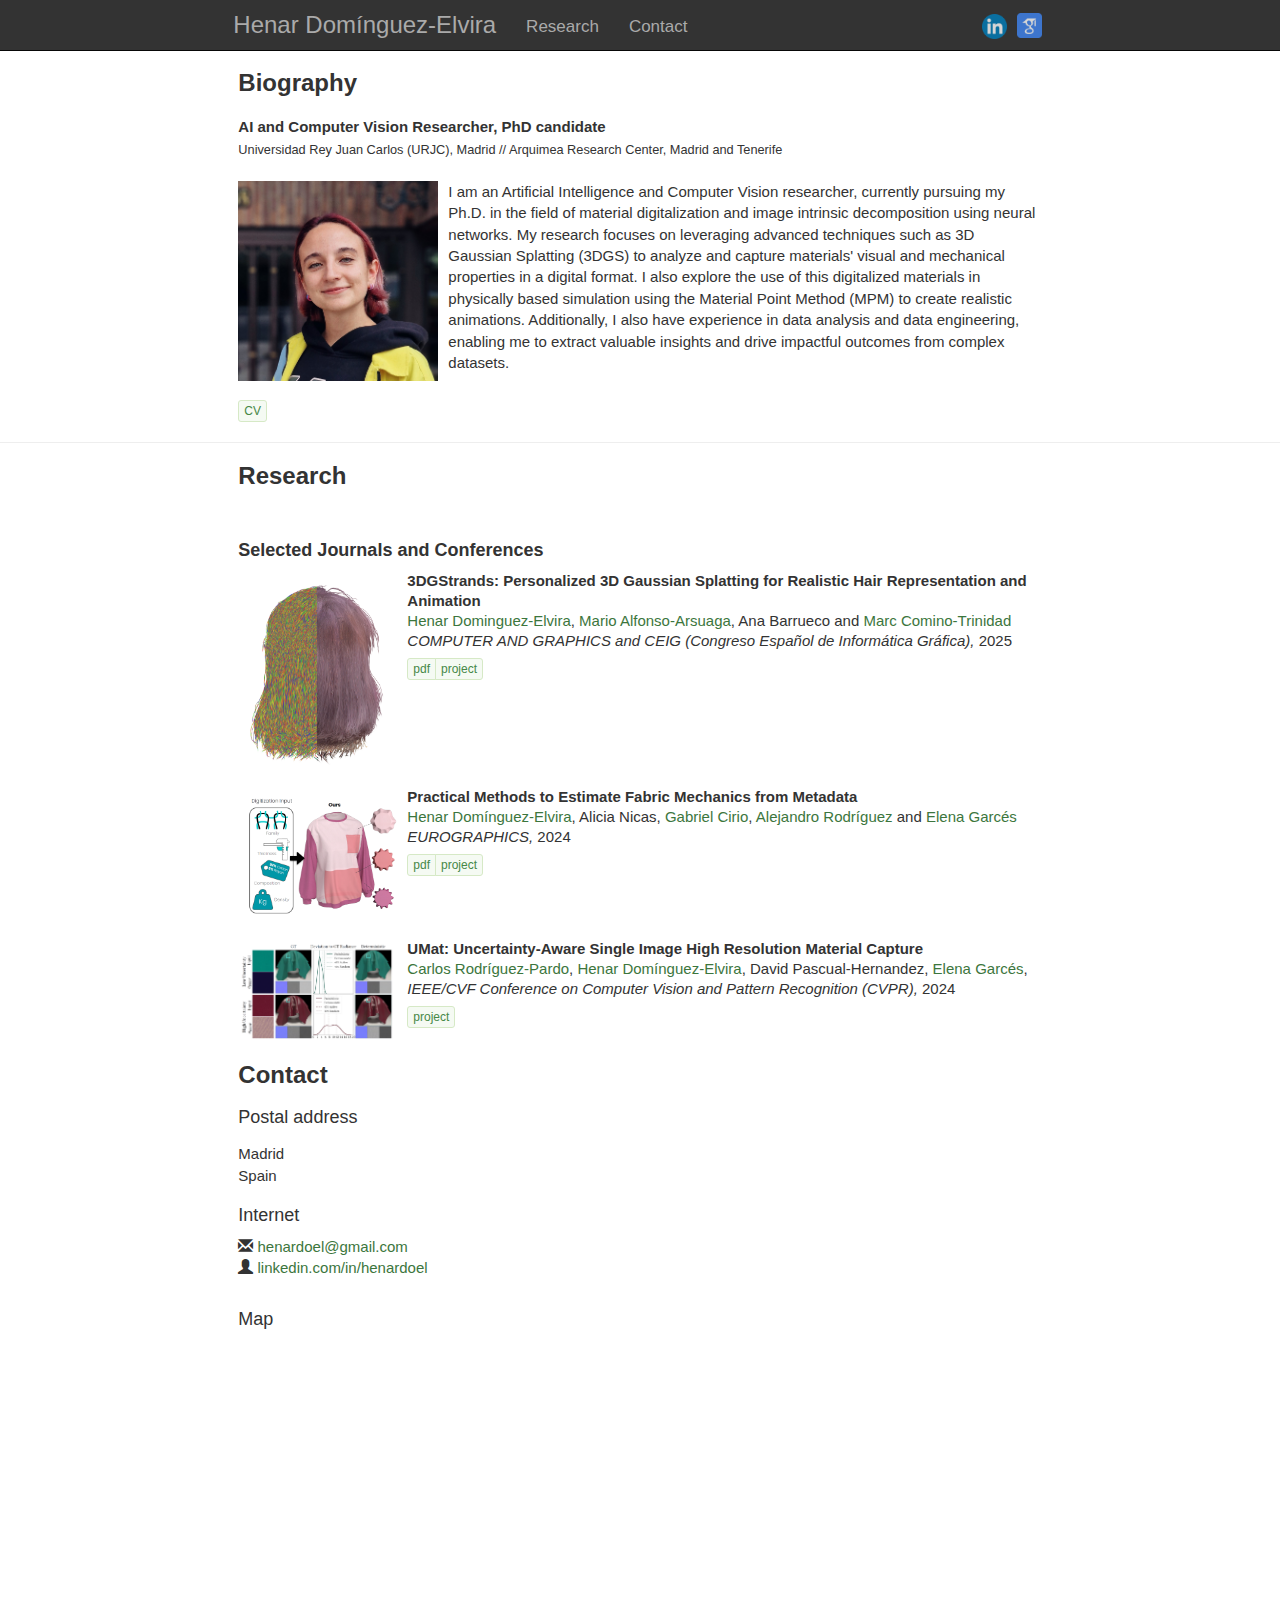
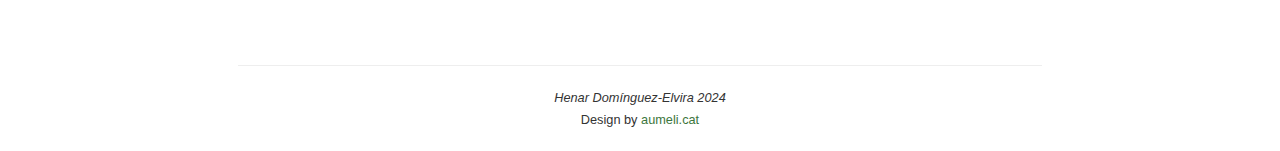
<file: index.html>
<!doctype html>
<script>
  (function(i,s,o,g,r,a,m){i['GoogleAnalyticsObject']=r;i[r]=i[r]||function(){
  (i[r].q=i[r].q||[]).push(arguments)},i[r].l=1*new Date();a=s.createElement(o),
  m=s.getElementsByTagName(o)[0];a.async=1;a.src=g;m.parentNode.insertBefore(a,m)
  })(window,document,'script','//www.google-analytics.com/analytics.js','ga');

  ga('create', 'UA-64375-4', 'auto');
  ga('send', 'pageview');
</script>
<head><meta charset="utf-8">
	<title>Henar Domínguez-Elvira</title>
	<meta name="title" content="Henar Domínguez-Elvira" />
	<meta name="description" content="Henar Domínguez-Elvira" />
	<meta http-equiv="content-type" content="text/html; charset=UTF-8">
	<meta name="viewport" content="initial-scale=1, maximum-scale=1">

	<link rel="shortcut icon" id="favicon" href="imgs/favicon.png"> 
	<meta name="author" content="Henar Domínguez-Elvira">

	<!-- JAVASCRIPT -->	
	<script type="text/javascript" src="javascript/jquery-1.11.1.min.js"></script>
	<script type="text/javascript" src="javascript/bootstrap.min.js"></script>

	<!-- CSS -->
	<link rel="stylesheet" href="css/bootstrap.min.css">
	<link rel="stylesheet" href="css/css.css">

	<!-- Docs Bootstrap: getbootstrap.com -->
</head>

<body id="henar" data-spy="scroll" data-target="#menu" data-offset="70">
	<nav class="navbar navbar-inverse navbar-fixed-top" role="navigation">
		<div class="container-fluid">
			<div class="col-lg-8 col-lg-offset-2 col-md-10 col-md-offset-1 col-sm-12 col-xs-12">
				<div class="navbar-header">
					<button type="button" class="navbar-toggle" data-toggle="collapse" data-target="#menu">
						<span class="sr-only">Toggle navigation</span>
						<span class="icon-bar"></span>
						<span class="icon-bar"></span>
                        <span class="icon-bar"></span>
						<span class="icon-bar"></span>
					</button>
					<a class="navbar-brand" href="#dan">Henar Domínguez-Elvira</a>
				</div>
				<div class="collapse navbar-collapse" id="menu">
					<ul class="nav navbar-nav navbar-left">
						<li><a href="#research">Research</a></li>
						<li><a href="#contact">Contact</a></li>
					</ul>
					<div class="social-icons pull-right">
						<a href="https://www.linkedin.com/in/henardoel/" target="_blank"><img class="nav-social linkedin" src="imgs/linkedin_icon.png" /></a>
						<a href="https://scholar.google.es/citations?user=fruUanwAAAAJ&hl=es&oi=ao" target="_blank"><img class="nav-social" src="imgs/google_schoolar_icon.png" /></a>
					</div>
				</div>
			</div>
		</div>
	</nav>
	<section id="bio">
		<div class="container-fluid">
			<div class="cos col-lg-8 col-lg-offset-2 col-md-10 col-md-offset-1 col-sm-12 col-xs-12" id="top">
				<h3>Biography</h3>
				<p>
					<b>AI and Computer Vision Researcher, PhD candidate</b><br/>
					<small>Universidad Rey Juan Carlos (URJC), Madrid // Arquimea Research Center, Madrid and Tenerife</small><br><br/>
					<img class="imghenar" src="imgs/henar.jpg" />
					I am an Artificial Intelligence and Computer Vision researcher, currently pursuing my Ph.D. in the
					field of material digitalization and image intrinsic decomposition using neural networks. My
					research focuses on leveraging advanced techniques such as 3D Gaussian Splatting (3DGS) to analyze and 
					capture materials' visual and mechanical properties in a digital format. I also explore the use of this 
					digitalized materials in physically based simulation using the Material Point Method (MPM) to create realistic animations.

					Additionally, I also have experience in data analysis and data engineering, enabling me to extract
					valuable insights and drive impactful outcomes from complex datasets.
				</p>
				<span class="btn-group btn-group-xs">
					<a class="btn btn-success" target="_blank" href="files/cv_2025_Henar_Dominguez.pdf">CV</a>
				</span>
			</div>
		</div>
	</section>
	<hr>

	<section id="research">
		<div class="container-fluid">
			<div class="cos col-lg-8 col-lg-offset-2 col-md-10 col-md-offset-1 col-sm-12 col-xs-12">
				<h3>Research</h3>
				<br/>
				<h4><b>Selected Journals and Conferences</b></h4>
				<table class="table-responsive">
					<tr>
						<td>
							<a href="inedx_cag2025.html" target="_blank">
								<img class="imgres" src="imgs/cag25/paper_cag25_iscon.png" />
							</a>
						</td>
						<td>
							<b>3DGStrands: Personalized 3D Gaussian Splatting for Realistic Hair Representation and Animation</b><br> 
							<a href="https://henardoel.github.io/henardoel/" target="_blank">Henar Dominguez-Elvira</a>, 
							<a href="https://henardoel.github.io/henardoel/" target="_blank">Mario Alfonso-Arsuaga</a>,
							Ana Barrueco and
							<a href="https://servicios.urjc.es/pdi/ver/marc.comino" target="_blank">Marc Comino-Trinidad</a>
                            <br>
							<i>COMPUTER AND GRAPHICS and CEIG (Congreso Español de Informática Gráfica), </i> 2025<br>
							<span class="btn-group btn-group-xs">
								<a class="btn btn-success" target="_blank" href="https://www.sciencedirect.com/science/article/abs/pii/S0097849325001025?via%3Dihub">pdf</a>
								<a class="btn btn-success" target="_blank" href="inedx_cag2025.html">project</a>
							</span>
						</td>
					</tr>
				</table>
				<br/>
				<table class="table-responsive">
					<tr>
						<td>
							<a href="index_eg2024.html" target="_blank">
								<img class="imgres" src="imgs/paper_eg24_icon.png" />
							</a>
						</td>
						<td>
							<b>Practical Methods to Estimate Fabric Mechanics from Metadata</b><br> 
							<a href="https://henardoel.github.io/henardoel/" target="_blank">Henar Domínguez-Elvira</a>, 
							Alicia Nicas, 
							<a href="https://gabrielcirio.gitlab.io/" target="_blank">Gabriel Cirio</a>,
							<a href="https://sites.google.com/view/alejandrora" target="_blank">Alejandro Rodríguez</a> and
							<a href="http://www.elenagarces.es/" target="_blank">Elena Garcés</a>
                            <br>
							<i>EUROGRAPHICS, </i> 2024<br>
							<span class="btn-group btn-group-xs">
								<a class="btn btn-success" target="_blank" href="files/paper1152.pdf">pdf</a>
								<a class="btn btn-success" target="_blank" href="index_eg2024.html">project</a>
							</span>
						</td>
					</tr>
				</table>
				<br/>
				<table class="table-responsive">
					<tr>
						<td>
							<a href="https://carlosrodriguezpardo.es/projects/UMat/" target="_blank">
								<img class="imgres" src="imgs/umat_icon.png" />
							</a>
						</td>
						<td>
							<b>UMat: Uncertainty-Aware Single Image High Resolution Material Capture</b><br>
							<a href="https://carlosrodriguezpardo.es/" target="_blank">Carlos Rodríguez-Pardo</a>,
							<a href="https://henardoel.github.io/henardoel/" target="_blank">Henar Domínguez-Elvira</a>,
							David Pascual-Hernandez,
							<a href="http://www.elenagarces.es/" target="_blank">Elena Garcés</a>,
                            <br>
							<i>IEEE/CVF Conference on Computer Vision and Pattern Recognition (CVPR), </i> 2024<br>
							<span class="btn-group btn-group-xs">
								<a class="btn btn-success" target="_blank" href="https://carlosrodriguezpardo.es/projects/UMat/">project</a>
							</span>
						</td>
					</tr>
				</table>
				<br/>
			</div>
		</div>
	</section>


	<section id="contact">
		<div class="container-fluid">
			<div class="cos col-lg-8 col-lg-offset-2 col-md-10 col-md-offset-1 col-sm-12 col-xs-12">
				<h3>Contact</h3>
				<h4>Postal address</h4>
				<p>
					Madrid<br/>
					Spain<br/>
				</p>
				
				<h4>Internet</h4>
				<i class="glyphicon glyphicon-envelope"></i> <a href="mailto:henardoel@gmail.com" target="_blank"> henardoel@gmail.com</a><br>
				<i class="glyphicon glyphicon-user"></i> <a target="_blank" href="https://www.linkedin.com/in/henardoel/"> linkedin.com/in/henardoel</a><br>
				<i class=""></i><br>

				<h4>Map</h4>
				<iframe width="100%" height="300" src="https://www.openstreetmap.org/export/embed.html?bbox=-3.8644409179687504%2C40.341049018106474%2C-3.5681533813476562%2C40.5216290266943&amp;layer=mapnik" style="border:0"></iframe>
				<hr>
			</div>
		</div>
	</section>

	<section id="footer">
		<div class="container-fluid">
			<div class="cos col-lg-8 col-lg-offset-2 col-md-10 col-md-offset-1 col-sm-12 col-xs-12">
				<center>
					<small><i>Henar Domínguez-Elvira 2024</i></small><br>
					<small>Design by <a target="_blank" href="http://aumeli.cat">aumeli.cat</a><small>
				</center>
				<br>
			</div>
		</div>
	</section>
</body>
</html>
<script type="text/javascript">    
    $('#menu .navbar-left li a, .navbar-brand').bind('click', function(e) {
        e.preventDefault();
        $('html,body').animate({scrollTop: $(this.hash).offset().top - 70}, 'slow');                                                         
    });
</script>
</file>
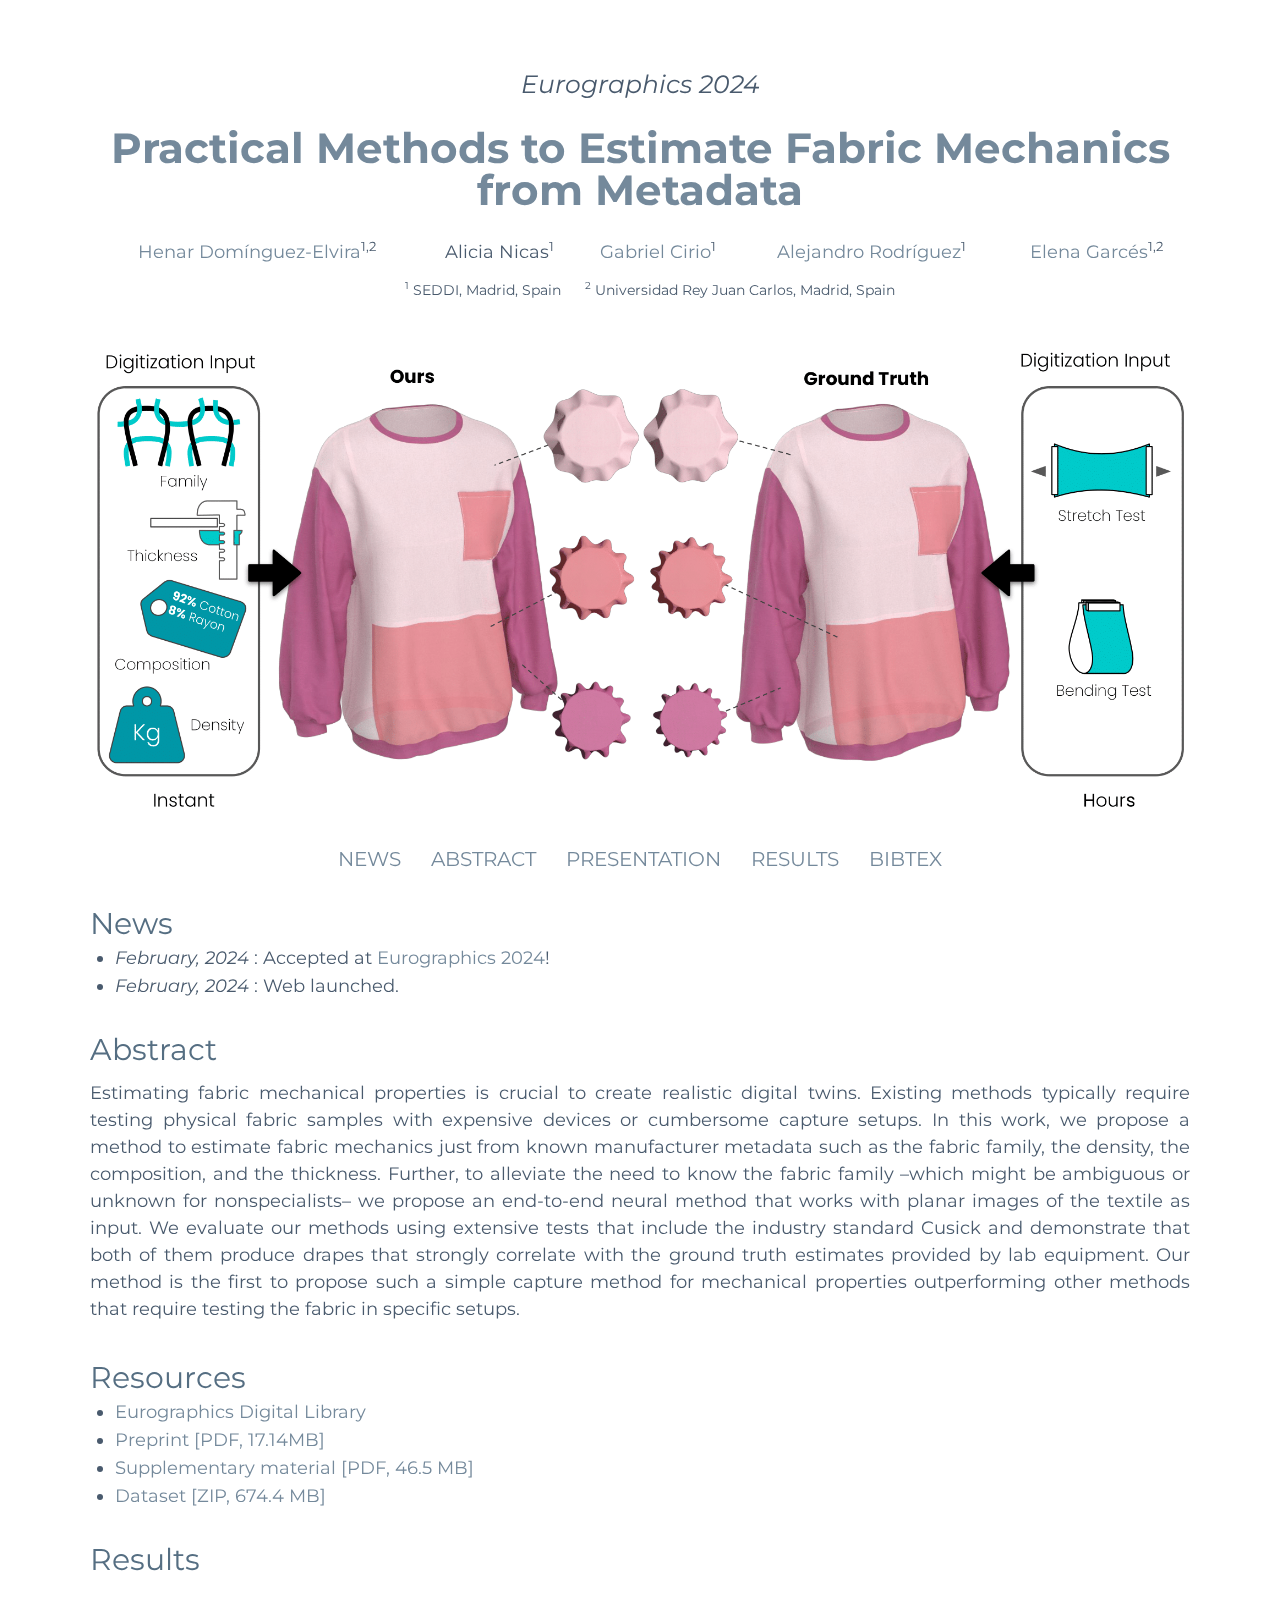
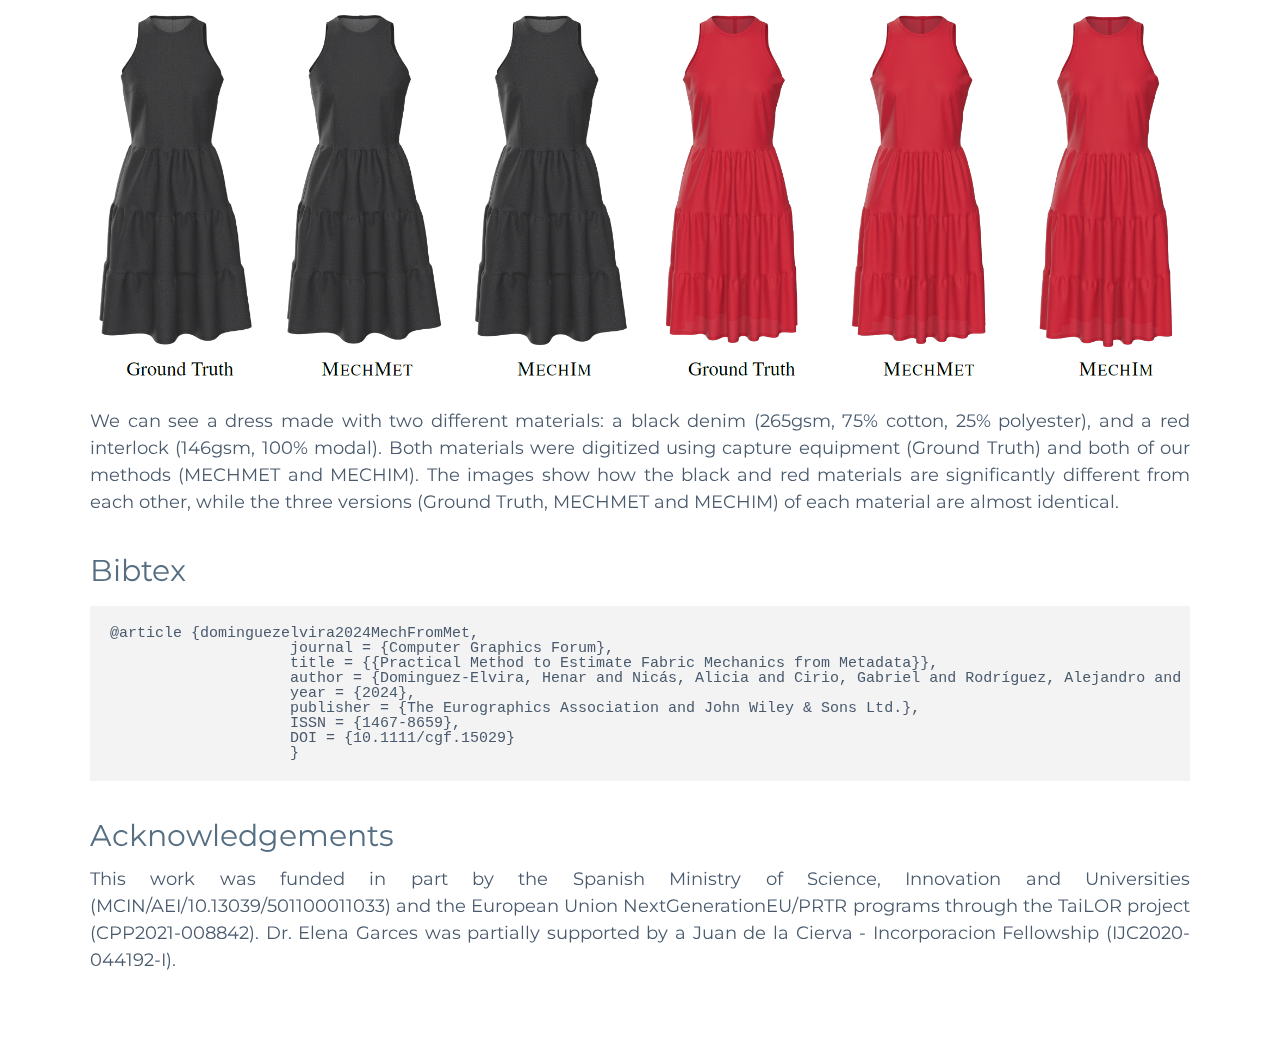
<file: index_eg2024.html>
<!DOCTYPE html>

<head>

    <meta http-equiv="Content-Type" content="text/html; charset=UTF-8">
    <title>Practical Methods to Estimate Fabric Mechanics from Metadata</title>
    <link href="css/style.css" rel="stylesheet" type="text/css">
    <script type="text/javascript" src="javascript/scroll.js"></script>
    <link rel="preconnect" href="https://fonts.googleapis.com">
<link rel="preconnect" href="https://fonts.gstatic.com" crossorigin>
<link href="https://fonts.googleapis.com/css2?family=Montserrat:wght@400;500&display=swap" rel="stylesheet">

</head>

<body>
    <a id="top"></a>
    <div id="wrapper">
        <div id="header">
            <div id="journal">Eurographics 2024</div>
            <div id="title"><a href=""
                    class="nounderline"><b>Practical Methods to Estimate Fabric Mechanics from Metadata</b><br></a>
            </div>

            <table id="authors">
                <tbody>
                    <tr>
                        <td><a href="https://henardoel.github.io/henardoel/">Henar Domínguez-Elvira</a><span class="super">1,2</span>
                        </td>
                        <td>Alicia Nicas<span class="super">1</span>
                        </td>
                        <td><a href="https://gabrielcirio.gitlab.io/">Gabriel Cirio</a><span class="super">1</span>
                        </td>
                        <td><a href="https://sites.google.com/view/alejandrora">Alejandro Rodríguez</a><span class="super">1</span>
                        </td>
                        <td><a href="http://www.elenagarces.es/">Elena Garcés</a><span class="super">1,2</span>
                        </td>
                    </tr>
                    <tr>
                        <td colspan="7" id="affiliation">
                            <span class="super">1</span> SEDDI, Madrid, Spain
                            <span class="super">2</span> Universidad Rey Juan Carlos, Madrid, Spain

                        </td>
                    </tr>
                </tbody>
            </table>


            <a href="imgs/teaser.png"
                class="nounderline"><img style="width:1100px" class="center"
                    src="imgs/teaser.png" alt="Teaser"
                    id="teaser"></a>



            <table id="navigation">
                <tbody>
                    <tr>
                        <td><a href="#news">News</a>
                        </td>
                        <td><a href="#abstract">Abstract</a>
                        </td>
                        <td><a href="#presentation">Presentation</a>
                        </td>
                        <td><a href="#results">Results</a>
                        </td>
                        <td><a href="#bibtex">Bibtex</a>
                        </td>
                    </tr>
                </tbody>
            </table>


        </div>


        <div id="content">

            <h1><a id="news">News</a></h1>
            <ul>
                <li><span class="italic">February, 2024 </span>: Accepted at <a href="https://eg2024.cyens.org.cy/">Eurographics 2024</a>!</li>
                <li><span class="italic">February, 2024 </span>: Web launched.</li>
            </ul>


            <h1><a id="abstract" href="#top">Abstract</a></h1>
            <p>
                Estimating fabric mechanical properties is crucial to create realistic digital twins. Existing methods typically require testing physical fabric samples with expensive devices or cumbersome capture setups. In this work, we propose a method to estimate fabric mechanics just from known manufacturer metadata such as the fabric family, the density, the composition, and the thickness. Further, to alleviate the need to know the fabric family –which might be ambiguous or unknown for nonspecialists– we propose an end-to-end neural method that works with planar images of the textile as input. We evaluate our methods using extensive tests that include the industry standard Cusick and demonstrate that both of them produce drapes that strongly correlate with the ground truth estimates provided by lab equipment. Our method is the first to propose such a simple capture method for mechanical properties outperforming other methods that require testing the fabric in specific setups.

        <h1><a id="resources" href="#top">Resources</a></h1>
                <ul>
                    <li><a target="_blank"
                            href="https://onlinelibrary.wiley.com/doi/10.1111/cgf.15029?af=R">Eurographics Digital Library</a></li>
                    <li><a target="_blank"
                            href="files/paper1152.pdf">Preprint [PDF, 17.14MB]</a></li>
                    <li><a target="_blank"
                            href="files/paper1152_additional_material.pdf">Supplementary material [PDF, 46.5 MB]</a></li>
                    <li><a target="_blank"
                        href="https://drive.google.com/file/d/14JbDQVVwmyX_ckUBrqYI3ll-W2OEsPua/view?usp=sharing">Dataset [ZIP, 674.4 MB]</a></li>
                </ul>




                <h1><a id="results" href="#top">Results</a></h1>
                <div id="resultssec">
                    <a href="imgs/results_dress.png"
                    class="nounderline">
                    <img style="width:1100px" class="center"
                        src="imgs/results_dress.png" alt="Teaser"
                        id="results_img">
                    </a>
                    <p> We can see a dress made with two different materials: a black denim (265gsm, 75% cotton, 25% polyester), and a red interlock (146gsm,
                        100% modal). Both materials were digitized using capture equipment (Ground Truth) and both of our methods (MECHMET and MECHIM).
                        The images show how the black and red materials are significantly different from each other, while the three versions (Ground Truth,
                        MECHMET and MECHIM) of each material are almost identical.</p>
                    </div>

                <h1><a id="bibtex" href="#top">Bibtex</a></h1>
                <div id="bibtexsec">@article {dominguezelvira2024MechFromMet,
                    journal = {Computer Graphics Forum},
                    title = {{Practical Method to Estimate Fabric Mechanics from Metadata}},
                    author = {Dominguez-Elvira, Henar and Nicás, Alicia and Cirio, Gabriel and Rodríguez, Alejandro and Garces, Elena},
                    year = {2024},
                    publisher = {The Eurographics Association and John Wiley & Sons Ltd.},
                    ISSN = {1467-8659},
                    DOI = {10.1111/cgf.15029}
                    }</div>


                

                <h1><a id="acks" href="#top">Acknowledgements</a></h1>
                <p>
                    This work was funded in part by the Spanish Ministry of Science, Innovation and Universities (MCIN/AEI/10.13039/501100011033) and the European Union NextGenerationEU/PRTR programs through the TaiLOR project (CPP2021-008842). Dr. Elena Garces was partially supported by a Juan de la Cierva - Incorporacion Fellowship (IJC2020-044192-I).
                </p>


        </div>
    </div>


</body>

</html>
</file>
<file: css/css.css>
/* GENERAL */
* {
	outline: none !important;
}

html {
	height: 100%;
}

body {
	/*font-weight: 300;*/
	/*padding-top: 70px;*/
	height:100%;
	font-size: 15px;
	/* Fons gris */
	/*background-color: #DEDEDE;*/
	background-color: #FFFFFF;
	
}

/* Amplada maxima de tot el cos. Falta solucionar una cosa, pero casi ho tenim */
.container-fluid {
	margin-right: auto;
	margin-left: auto;
	max-width: 1280px;
}

.imghenar {
	float:left;
	width: 200px;
	margin-right: 10px;
}

/* Aixo ho he fet per que el contingut sino es solapa amb la barra */
#top {
	padding-top: 70px;
}

/* Classe que dona color al cos de la web (fons blanc) */
.cos {
	background-color: white;
}

p {
	margin-top: 15px;
	margin-bottom: 20px;
}

a {
	color: #3c763d;
}

h3 {
	font-weight: bold;
	margin-top: 0px;
	margin-bottom: 20px;
}

a:hover {
	/*text-decoration: none;*/
	color: #2b542c;
}

table, table tr {
	font-size: 15px;
	/*font-weight: 200;*/
	vertical-align: top;
	border: none !important;
	line-height: 20px;
}
/* FI GENERAL */

/* NAVBAR */
/* Li dono aquest marge per baix per que la imatge la vaig fer jo i no queda alineat, patilla */
.linkedin {
	margin-bottom: -1px;
}

.navbar-inverse {
	background-color: #333;
}

.nav-social-large {
    margin-left: 5px;
    padding-top: 13px;
    width: 170px;
    -ms-filter: "progid:DXImageTransform.Microsoft.Alpha(Opacity=75)";
    filter: alpha(opacity=75);
    opacity: 0.75;
}

.nav-social-large-tw {
    margin-left: 5px;
    padding-top: 5px;
    width: 35px;
    -ms-filter: "progid:DXImageTransform.Microsoft.Alpha(Opacity=75)";
    filter: alpha(opacity=75);
    opacity: 0.75;
}

.nav-social-large-tw:hover {
    -ms-filter: "progid:DXImageTransform.Microsoft.Alpha(Opacity=100)";
    filter: alpha(opacity=100);
    opacity: 1;
}

.nav-social-large:hover {
    -ms-filter: "progid:DXImageTransform.Microsoft.Alpha(Opacity=100)";
    filter: alpha(opacity=100);
    opacity: 1;
}

.nav-social {
	margin-left:5px;
	padding-top: 13px;
	width: 25px;
	-ms-filter:"progid:DXImageTransform.Microsoft.Alpha(Opacity=80)"; 
	filter: alpha(opacity=80);
	opacity: 0.8;
}

.nav-social:hover {
	-ms-filter:"progid:DXImageTransform.Microsoft.Alpha(Opacity=100)";
	filter: alpha(opacity=100);
	opacity: 1;
}

.navbar-brand, .navbar-inverse .navbar-brand {
	padding-left: 10px;
	font-size: 24px;
	font-weight: 200;
	color: #AAA;
}

.navbar-nav > li > a {
	padding-top: 17px;
	padding-bottom: 13px;
	font-size: 17px;
	font-weight: 200;
}

.navbar-inverse .navbar-nav > li > a {
	color: #AAA;
}

.navbar-inverse .navbar-nav > .active > a, .navbar-inverse .navbar-nav > .active > a:hover {
	background-color: transparent;
}

.navbar-toggle {
	border: 1px solid #444 !important;
}

.navbar-toggle:hover {
	background-color: #444 !important;
}

/* Arreglos per pantalles de mobil */
@media (max-width: 767px) {
	.navbar-brand {
		padding-left: 15px;
	}

	.social-icons {
		float: left !important;
		text-align: center;
	}

	.social-icons {
		margin-right: 15px;
		margin-left: -10px;
	}

	/*
	.social-icons img {
		margin-top: 0px;
		margin-bottom: 15px;
		width: 150px;
	}
	*/

	.nav-social-large-tw {
		margin-left: 5px;
		padding-top: 5px;
		width: 35px;
	}
}
/* FI NAVBAR */

/* RESEARCH */
.imgres {
	margin-right: 10px;
	width: 159px;
}

.btn-group {
	margin-top: 7px;
}

.btn-group .btn-success {
	color: #468847;
	background-color: rgba(223,240,216,0.3);
	border: 1px solid #d6e9c6;
}

.btn-group .btn-success:hover {
	background-color: rgba(207,232,196,1);
}
/* FI RESEARCH */

/* AJUSTEM MIDES SEGONS RESOLUCIO */
@media (max-width: 767px) {
/* Al haver de posar container-fluid al navbar per fixar una mida maxima d'ample m'apareixia un padding extra al arriba a aquesta mida.*/
	.navbar .container-fluid {
		padding-right: 0px;
		padding-left: 0px;
	}
}

@media (min-width: 768px) {

}

@media (min-width: 992px) {

}

@media (min-width: 1200px) {

}
</file>
<file: css/style.css>
html, body, div, span, applet, object, iframe, h1, h2, h3, h4, h5, h6, p, blockquote, pre, a, abbr, acronym, address, big, cite, code, del, dfn, em, font, img, ins, kbd, q, s, samp, small, strike, strong, sub, sup, tt, var, dd, dl, dt, li, ol, ul, fieldset, form, label, legend, table, caption, tbody, tfoot, thead, tr, th, td {
    margin: 0;
    padding: 0;
    border: 0;
    font-weight: inherit;
    font-style: inherit;
    font-size: 100%;
    line-height: 1;
    font-family: inherit;
    text-align: left;
    vertical-align: baseline;
}

a img, :link img, :visited img {
    border: 0
}

table {
    border-collapse: collapse;
    border-spacing: 0
}

ul {
    list-style: none
}

q:before, q:after, blockquote:before, blockquote:after {
    content: ""
}

@font-face {
    font-family: "Montserrat", sans-serif;
}

@font-face {
    font-family: "Montserrat", sans-serif;
}

@font-face {
    font-family: "Montserrat", sans-serif;
}

body {
    font-size: 18px;
    font-family: "Montserrat", Helvetica, sans-serif;
    color: #495A6D
}

h1 {
    font-size: 30px;
    margin-top: 40px
}

h1 a {
    color: #556E82
}

p {
    margin: 15px 0;
    line-height: 1.5em;
    text-align: justify
}

a {
    color: #74899B;
    text-decoration: none
}

a:hover {
    padding-bottom: 1px;
    color: #647787;
    border-bottom: 1px solid #9a9cb5
}

a.nounderline:hover {
    color: #9a9cb5;
    border-bottom: none
}

a.underline {
    padding-bottom: 1px;
    border-bottom: 1px solid #545976
}

a.underline:hover {
    padding-bottom: 1px;
    border-bottom: 1px solid #9a9cb5
}

ul {
    margin: 10px 0;
    margin-left: 25px;
    list-style-type: disc
}

li {
    margin: 10px 0;
    text-align: justify
}

#cover {
    float: right;
    margin: 20px 0 5px 30px
}

#wrapper {
    width: 1100px;
    margin: 0 auto;
    padding-top: 40px;
    margin-bottom: 80px
}

#title {
    color: #556E82;
    font-size: 42px;
    text-align: center;
    margin-top: 30px;
}

#journal {
    font-size: 25px;
    text-align: center;
    font-style: italic;
    margin-top: 32px
}

#teaser {
    margin-top: 40px
}

#authors {
    width: 100%;
    margin-top: 30px
}

#authors tr {
    height: 30px
}

#authors tr.mail {
    height: 35px
}

#authors td {
    text-align: center
}

#authors #affiliation {
    font-size: 14px;
    padding-top: 10px
}

#authors #affiliation span {
    margin-left: 20px
}

#navigation {
    font-size: 20px;
    text-align: center;
    text-transform: uppercase;
    margin-left: auto;
    margin-right: auto;
    margin-top: 10px
}

#navigation td {
    padding: 15px;
    padding-bottom: 0px
}

#bibtexsec {
    font-family: "Courier", monospace;
    white-space: pre;
    font-size: 15px;
    background-color: #f3f3f3;
    padding: 20px;
    overflow: scroll;
    margin: 20px 0
}

.super {
    vertical-align: super;
    font-size: 70%
}

.bold {
    font-family: "Montserrat", Helvetica, sans-serif;
    font-weight: bold
}

.italic, #journal {
    font-family: "Montserrat", Helvetica, sans-serif;
    font-style: italic
}

.center {
  display: block;
  margin-left: auto;
  margin-right: auto;
  margin-top: 20px;
  margin-bottom: 20px;
  width: 100%;
  margin: 15px 10
}

.center_medium {
  display: block;
  margin-left: auto;
  margin-right: auto;
  margin-top: 20px;
  margin-bottom: 20px;
  width: 75%;
  margin: 15px 10
}
.center_smaller {
  display: block;
  margin-left: auto;
  margin-right: auto;
  margin-top: 20px;
  margin-bottom: 20px;
  width: 50%;
  margin: 15px 10
}
video {
  width: 24%;
  float: center;
  margin-top: -2px;
  margin-bottom: -2px;
}
</file>
